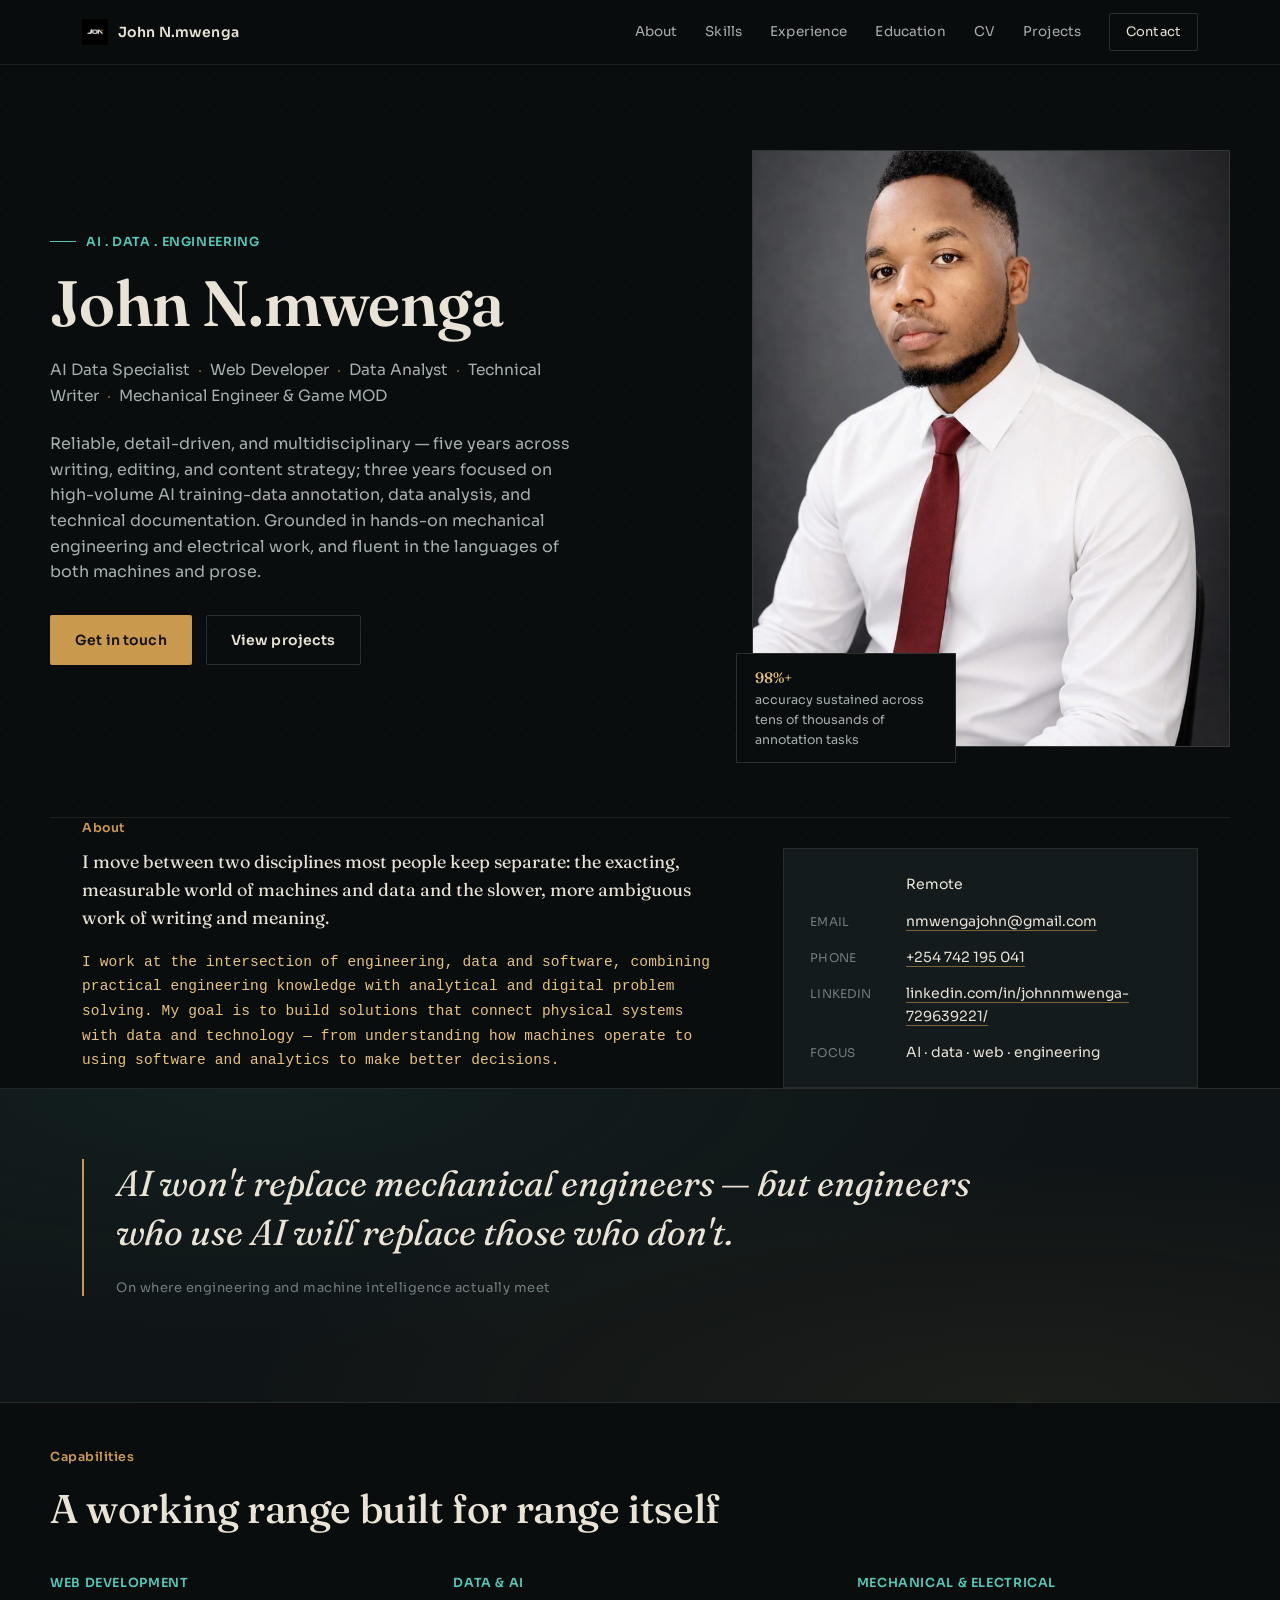
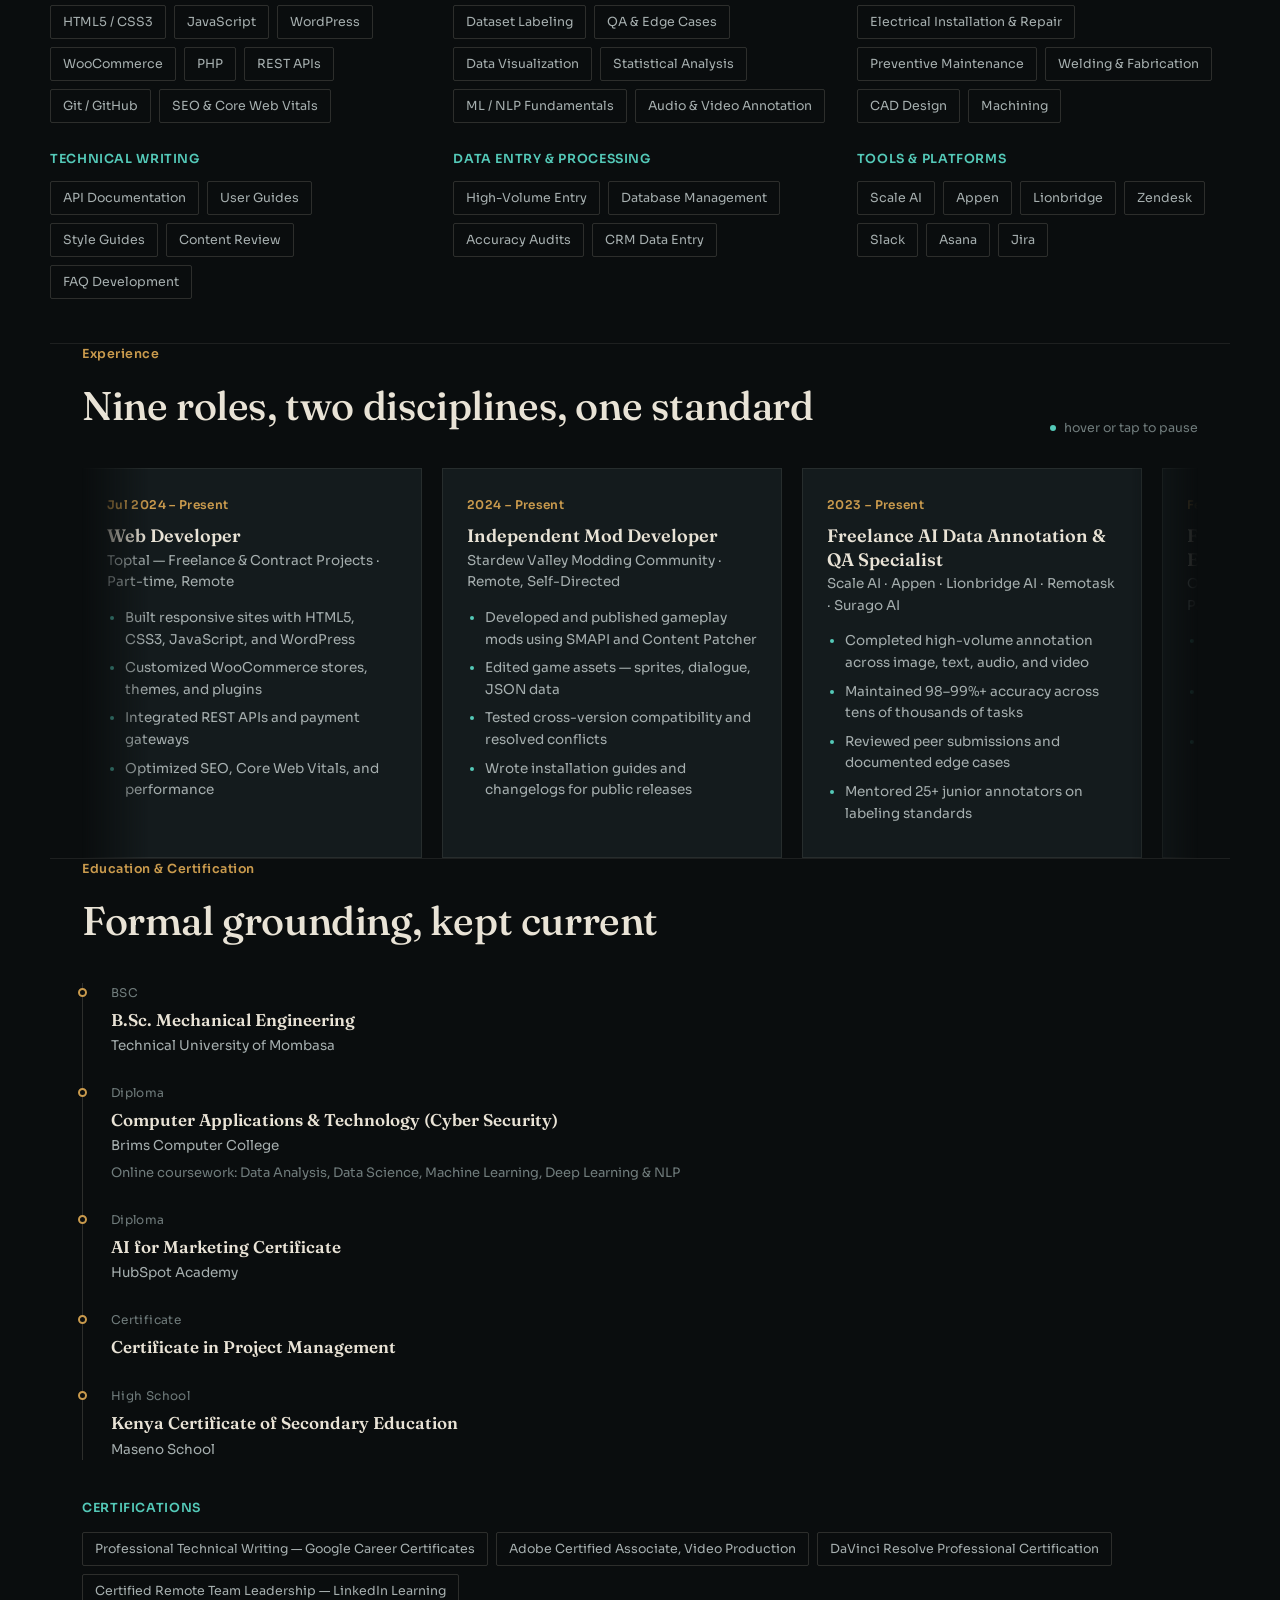
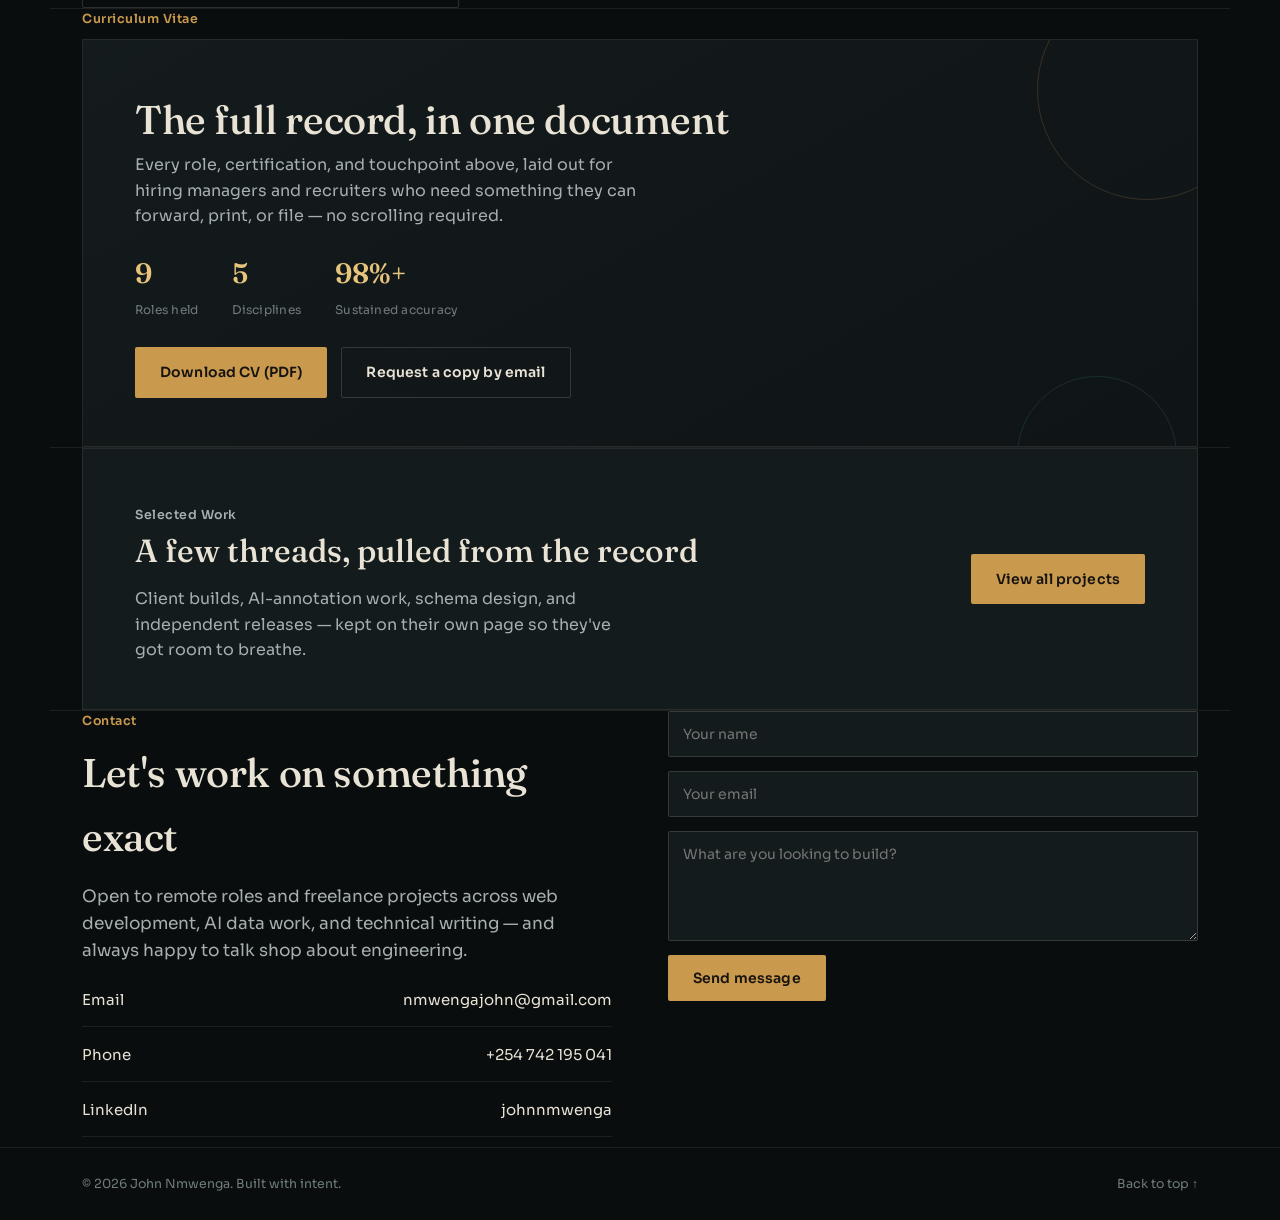
<file: index.html>
<!DOCTYPE html>
<html lang="en">
<head>
<meta charset="UTF-8">
<meta name="viewport" content="width=device-width, initial-scale=1.0">
<title>John N.mwenga — AI Data Specialist &amp; Engineer</title>
<meta name="description" content="John N.mwenga — Mechanical Engineer | Data Analyst | Web Developer | AI & Data Engineer | Python • SQL • AWS • FastAPI &amp; Electrician.">

<link rel="icon" type="image/x-icon" href="assets/favicon.ico">
<link rel="icon" type="image/png" sizes="32x32" href="assets/favicon-32.png">
<link rel="icon" type="image/png" sizes="16x16" href="assets/favicon-16.png">
<link rel="apple-touch-icon" sizes="180x180" href="assets/apple-touch-icon.png">
<link rel="icon" type="image/png" sizes="192x192" href="assets/favicon-192.png">

<meta property="og:type" content="website">
<meta property="og:title" content="John Nmwenga — AI Data Specialist &amp; Engineer">
<meta property="og:description" content="Mechanical Engineer | Data Analyst | Web Developer | AI & Data Engineer | Python • SQL • AWS • FastAPI &amp; Electrician.">
<meta property="og:image" content="assets/og-image.png">
<meta property="og:image:width" content="1200">
<meta property="og:image:height" content="630">
<meta name="twitter:card" content="summary_large_image">
<meta name="twitter:title" content="John Nmwenga — AI Data Specialist &amp; Engineer">
<meta name="twitter:description" content="Mechanical Engineer | Data Analyst | Web Developer | AI & Data Engineer | Python • SQL • AWS • FastAPI &amp; Electrician.">
<meta name="twitter:image" content="assets/og-image.png">

<link rel="preconnect" href="https://fonts.googleapis.com">
<link rel="preconnect" href="https://fonts.gstatic.com" crossorigin>
<link href="https://fonts.googleapis.com/css2?family=Fraunces:ital,opsz,wght@0,9..144,300;0,9..144,400;0,9..144,500;0,9..144,600;0,9..144,700;1,9..144,400;1,9..144,500&family=Sora:wght@300;400;500;600;700&display=swap" rel="stylesheet">
<link rel="stylesheet" href="style.css">
</head>
<body>

<div class="grain"></div>

<header class="nav">
  <div class="nav-inner">
    <a class="brand" href="#top">
      <img class="brand-mark" src="assets/logo.png" alt="JON logo" width="512" height="512">
      <span class="brand-name">John N.mwenga </span></span>
    </a>
    <button class="nav-toggle" id="navToggle" aria-label="Toggle navigation">&#9776;</button>
    <nav class="links" id="navLinks">
      <a href="#about">About</a>
      <a href="#skills">Skills</a>
      <a href="#experience">Experience</a>
      <a href="#education">Education</a>
      <a href="#cv">CV</a>
      <a href="projects.html">Projects</a>
      <a href="#contact" class="nav-cta">Contact</a>
    </nav>
  </div>
</header>

<main id="top">

  <!-- HERO -->
  <section class="hero wrap">
    <div class="hero-text">
      <p class="hero-kicker">AI . DATA . ENGINEERING </p>
      <h1>John N.mwenga</h1>
      <p class="hero-role">AI Data Specialist<span class="divider">·</span>Web Developer<span class="divider">·</span>Data Analyst<span class="divider">·</span>Technical Writer<span class="divider">·</span>Mechanical Engineer &amp; Game MOD</p>
      <p class="hero-summary">Reliable, detail-driven, and multidisciplinary — five years across writing, editing, and content strategy; three years focused on high-volume AI training-data annotation, data analysis, and technical documentation. Grounded in hands-on mechanical engineering and electrical work, and fluent in the languages of both machines and prose.</p>
      <div class="hero-actions">
        <a class="btn btn-primary" href="#contact">Get in touch</a>
        <a class="btn btn-ghost" href="projects.html">View projects</a>
      </div>
    </div>
    <div class="hero-photo">
      <div class="photo-frame">
        <img src="assets/profile.jpg" alt="Portrait of John Nmwenga" width="800" height="1136" onerror="this.onerror=null;this.parentElement.classList.add('is-placeholder')">
      </div>
      <div class="photo-tag"><strong>98%+</strong>accuracy sustained across tens of thousands of annotation tasks</div>
    </div>
  </section>

  <hr class="rule">

  <!-- ABOUT -->
  <section id="about" class="wrap">
    <p class="eyebrow">About</p>
    <div class="about-grid">
      <div class="about-body">
        <p>I move between two disciplines most people keep separate: the exacting, measurable world of machines and data  and the slower, more ambiguous work of writing and meaning.</p>
        <p class="about-emphasis">I work at the intersection of engineering, data and software, combining practical engineering knowledge with analytical and digital problem solving. My goal is to build solutions that connect physical systems with data and technology — from understanding how machines operate to using software and analytics to make better decisions.</p>
      </div>
      <aside class="facts">
        <dl>
          <div class="fact"><dt></dt><dd>Remote</dd></div>
          <div class="fact"><dt>Email</dt><dd><a href="mailto:nmwengajohn@gmail.com">nmwengajohn@gmail.com</a></dd></div>
          <div class="fact"><dt>Phone</dt><dd><a href="tel:+254742195041">+254 742 195 041</a></dd></div>
          <div class="fact"><dt>LinkedIn</dt><dd><a href="https://www.linkedin.com/in/john-n-mwenga-729639221/" target="_blank" rel="noopener">linkedin.com/in/johnnmwenga-729639221/</a></dd></div>
          <div class="fact"><dt>Focus</dt><dd> AI · data · web · engineering</dd></div>
        </dl>
      </aside>
    </div>
  </section>

  <!-- PHILOSOPHY / AI STANCE -->
  <section class="philosophy">
    <div class="wrap">
      <p class="quote">AI won't replace mechanical engineers — but engineers who use AI will replace those who don't.
        <cite>On where engineering and machine intelligence actually meet</cite>
      </p>
    </div>
  </section>

  <!-- SKILLS -->
  <section id="skills" class="wrap section-tight">
    <p class="eyebrow">Capabilities</p>
    <h2 class="section-title">A working range built for range itself</h2>
    <div class="skills-groups">
      <div class="skill-group">
        <h4>Web Development</h4>
        <div class="chip-row">
          <span class="chip">HTML5 / CSS3</span><span class="chip">JavaScript</span><span class="chip">WordPress</span>
          <span class="chip">WooCommerce</span><span class="chip">PHP</span><span class="chip">REST APIs</span>
          <span class="chip">Git / GitHub</span><span class="chip">SEO &amp; Core Web Vitals</span>
        </div>
      </div>
      <div class="skill-group">
        <h4>Data &amp; AI</h4>
        <div class="chip-row">
          <span class="chip">Dataset Labeling</span><span class="chip">QA &amp; Edge Cases</span><span class="chip">Data Visualization</span>
          <span class="chip">Statistical Analysis</span><span class="chip">ML / NLP Fundamentals</span><span class="chip">Audio &amp; Video Annotation</span>
        </div>
      </div>
      <div class="skill-group">
        <h4>Mechanical &amp; Electrical</h4>
        <div class="chip-row">
          <span class="chip">Electrical Installation &amp; Repair</span><span class="chip">Preventive Maintenance</span>
          <span class="chip">Welding &amp; Fabrication</span><span class="chip">CAD Design</span><span class="chip">Machining</span>
        </div>
      </div>
      <div class="skill-group">
        <h4>Technical Writing</h4>
        <div class="chip-row">
          <span class="chip">API Documentation</span><span class="chip">User Guides</span><span class="chip">Style Guides</span>
          <span class="chip">Content Review</span><span class="chip">FAQ Development</span>
        </div>
      </div>
      <div class="skill-group">
        <h4>Data Entry &amp; Processing</h4>
        <div class="chip-row">
          <span class="chip">High-Volume Entry</span><span class="chip">Database Management</span>
          <span class="chip">Accuracy Audits</span><span class="chip">CRM Data Entry</span>
        </div>
      </div>
      <div class="skill-group">
        <h4>Tools &amp; Platforms</h4>
        <div class="chip-row">
          <span class="chip">Scale AI</span><span class="chip">Appen</span><span class="chip">Lionbridge</span>
          <span class="chip">Zendesk</span><span class="chip">Slack</span><span class="chip">Asana</span><span class="chip">Jira</span>
        </div>
      </div>
    </div>
  </section>

  <hr class="rule">

  <!-- EXPERIENCE MARQUEE -->
  <section id="experience" class="wrap">
    <div class="exp-head">
      <div>
        <p class="eyebrow">Experience</p>
        <h2 class="section-title">Nine roles, two disciplines, one standard</h2>
      </div>
      <div class="exp-hint"><span class="dot"></span>hover or tap to pause</div>
    </div>

    <div class="marquee" id="expMarquee">
      <div class="marquee-track" id="expTrack">

        <article class="exp-card">
          <div class="exp-period">Jul 2024 – Present</div>
          <h3>Web Developer</h3>
          <div class="exp-org">Toptal — Freelance &amp; Contract Projects · Part-time, Remote</div>
          <ul>
            <li>Built responsive sites with HTML5, CSS3, JavaScript, and WordPress</li>
            <li>Customized WooCommerce stores, themes, and plugins</li>
            <li>Integrated REST APIs and payment gateways</li>
            <li>Optimized SEO, Core Web Vitals, and performance</li>
          </ul>
        </article>

        <article class="exp-card">
          <div class="exp-period">2024 – Present</div>
          <h3>Independent Mod Developer</h3>
          <div class="exp-org">Stardew Valley Modding Community · Remote, Self-Directed</div>
          <ul>
            <li>Developed and published gameplay mods using SMAPI and Content Patcher</li>
            <li>Edited game assets — sprites, dialogue, JSON data</li>
            <li>Tested cross-version compatibility and resolved conflicts</li>
            <li>Wrote installation guides and changelogs for public releases</li>
          </ul>
        </article>

        <article class="exp-card">
          <div class="exp-period">2023 – Present</div>
          <h3>Freelance AI Data Annotation &amp; QA Specialist</h3>
          <div class="exp-org">Scale AI · Appen · Lionbridge AI · Remotask · Surago AI</div>
          <ul>
            <li>Completed high-volume annotation across image, text, audio, and video</li>
            <li>Maintained 98–99%+ accuracy across tens of thousands of tasks</li>
            <li>Reviewed peer submissions and documented edge cases</li>
            <li>Mentored 25+ junior annotators on labeling standards</li>
          </ul>
        </article>

        <article class="exp-card">
          <div class="exp-period">Feb 2024 – Present</div>
          <h3>Freelance Technical Writer, Data Entry &amp; Content Reviewer</h3>
          <div class="exp-org">Official Stardew Valley Discord · Remote, Part-time</div>
          <ul>
            <li>Wrote patch notes, changelogs, and user-facing documentation</li>
            <li>Copyedited technical manuscripts ahead of publication</li>
            <li>Wrote FAQ docs and support scripts that reduced support queries</li>
          </ul>
        </article>

        <article class="exp-card">
          <div class="exp-period">Present</div>
          <h3>Senior Data Entry &amp; Content Specialist</h3>
          <div class="exp-org">HashiCorp · Remote, Part-time</div>
          <ul>
            <li>Maintained precision data entry for 50+ training video tutorials</li>
            <li>Achieved 98%+ accuracy across database records</li>
            <li>Labeled and organized video metadata for ML dataset prep</li>
          </ul>
        </article>

        <article class="exp-card">
          <div class="exp-period">Jul 2025 – Jan 2026</div>
          <h3>Overall Machine Engineer &amp; Electrician</h3>
          <div class="exp-org">Heritage Hotel — Voyager Beach Resort</div>
          <ul>
            <li>Installed, maintained, and repaired electrical systems and machinery</li>
            <li>Conducted preventive maintenance and fault diagnosis</li>
            <li>Responded to maintenance requests to minimize downtime</li>
          </ul>
        </article>

        <article class="exp-card">
          <div class="exp-period">Jul 2024 – Feb 2025</div>
          <h3>Overall Machine Engineer &amp; Forklift Mechanic</h3>
          <div class="exp-org">James Finlay</div>
          <ul>
            <li>Maintained and troubleshot blending equipment and forklifts</li>
            <li>Interpreted technical manuals and schematics for repairs</li>
            <li>Kept accurate maintenance and spare-parts records</li>
          </ul>
        </article>

        <article class="exp-card">
          <div class="exp-period">Jul 2023 – Mar 2024</div>
          <h3>Overall Machine Engineer &amp; Workshop Helper</h3>
          <div class="exp-org">Global Tea Gold Crown Foods (EPZ)</div>
          <ul>
            <li>Performed machine maintenance in tea packaging operations</li>
            <li>Carried out machining, welding, and fabrication work</li>
            <li>Supported prototyping and CAD design</li>
          </ul>
        </article>

        <article class="exp-card">
          <div class="exp-period">Apr 2022 – May 2023</div>
          <h3>Machine Engineer</h3>
          <div class="exp-org">Beta Metal</div>
          <ul>
            <li>Repaired and troubleshot machinery; assembly and disassembly</li>
            <li>Supported prototyping, CAD design, and fabrication</li>
          </ul>
        </article>

      </div>
    </div>
  </section>

  <hr class="rule">

  <!-- EDUCATION -->
  <section id="education" class="wrap">
    <p class="eyebrow">Education &amp; Certification</p>
    <h2 class="section-title">Formal grounding, kept current</h2>

    <div class="timeline">
      <div class="tl-item">
        <div class="tl-period">BSC</div>
        <h3>B.Sc. Mechanical Engineering</h3>
        <div class="tl-org">Technical University of Mombasa</div>
      </div>
      <div class="tl-item">
        <div class="tl-period">Diploma</div>
        <h3>Computer Applications &amp; Technology (Cyber Security)</h3>
        <div class="tl-org">Brims Computer College</div>
        <div class="tl-note">Online coursework: Data Analysis, Data Science, Machine Learning, Deep Learning &amp; NLP</div>
      </div>
      <div class="tl-item">
        <div class="tl-period">Diploma</div>
        <h3>AI for Marketing Certificate</h3>
        <div class="tl-org">HubSpot Academy</div>
      </div>
      <div class="tl-item">
        <div class="tl-period">Certificate</div>
        <h3>Certificate in Project Management</h3>
      </div>
      <div class="tl-item">
        <div class="tl-period">High School</div>
        <h3>Kenya Certificate of Secondary Education</h3>
        <div class="tl-org">Maseno School</div>
      </div>
    </div>

    <div class="certs">
      <h4>Certifications</h4>
      <div class="chip-row">
        <span class="chip">Professional Technical Writing — Google Career Certificates</span>
        <span class="chip">Adobe Certified Associate, Video Production</span>
        <span class="chip">DaVinci Resolve Professional Certification</span>
        <span class="chip">Certified Remote Team Leadership — LinkedIn Learning</span>
      </div>
    </div>
  </section>

  <hr class="rule">

  <!-- CV -->
  <section id="cv" class="wrap">
    <p class="eyebrow">Curriculum Vitae</p>
    <div class="cv-panel">
      <div class="cv-copy">
        <h2 class="section-title">The full record, in one document</h2>
        <p>Every role, certification, and touchpoint above, laid out for hiring managers and recruiters who need something they can forward, print, or file — no scrolling required.</p>
        <div class="cv-stats">
          <div class="cv-stat"><strong>9</strong><span>Roles held</span></div>
          <div class="cv-stat"><strong>5</strong><span>Disciplines</span></div>
          <div class="cv-stat"><strong>98%+</strong><span>Sustained accuracy</span></div>
        </div>
        <div class="cv-actions">
          <a class="btn btn-primary" href="assets/John-Nmwenga-CV.pdf" download>Download CV (PDF)</a>
          <a class="btn btn-ghost" href="mailto:nmwengajohn@gmail.com">Request a copy by email</a>
        </div>
      </div>
    </div>
  </section>

  <hr class="rule">

  <!-- PROJECTS TEASER -->
  <section class="wrap">
    <div class="projects-teaser">
      <div>
        <p class="eyebrow">Selected Work</p>
        <h2>A few threads, pulled from the record</h2>
        <p>Client builds, AI-annotation work, schema design, and independent releases — kept on their own page so they've got room to breathe.</p>
      </div>
      <a class="btn btn-primary" href="projects.html">View all projects</a>
    </div>
  </section>

  <hr class="rule">

  <!-- CONTACT -->
  <section id="contact" class="wrap">
    <div class="contact-grid">
      <div>
        <p class="eyebrow">Contact</p>
        <h2 class="section-title">Let's work on something exact</h2>
        <p class="lede" style="margin-top:14px;">Open to remote roles and freelance projects across web development, AI data work, and technical writing — and always happy to talk shop about engineering.</p>
        <div class="contact-list">
          <a href="mailto:nmwengajohn@gmail.com"><span>Email</span><span>nmwengajohn@gmail.com</span></a>
          <a href="tel:+254742195041"><span>Phone</span><span>+254 742 195 041</span></a>
          <a href="https://linkedin.com/in/johnnmwenga-729639221/" target="_blank" rel="noopener"><span>LinkedIn</span><span>johnnmwenga</span></a>
        </div>
      </div>
      <form class="contact-form" id="contactForm" action="https://api.web3forms.com/submit" method="POST">
        <input type="hidden" name="access_key" value="YOUR_WEB3FORMS_ACCESS_KEY">
        <input type="hidden" name="subject" value="New message from johnnmwenga.com">
        <input type="checkbox" name="botcheck" class="hp-field" tabindex="-1" autocomplete="off">
        <input type="text" name="name" placeholder="Your name" required>
        <input type="email" name="email" placeholder="Your email" required>
        <textarea name="message" placeholder="What are you looking to build?" required></textarea>
        <button class="btn btn-primary" type="submit" style="justify-self:start;">Send message</button>
        <p class="form-status" id="formStatus" role="status"></p>
      </form>
    </div>
  </section>

</main>

<footer>
  <div class="wrap footer-inner">
    <span>&copy; <span id="year"></span> John Nmwenga. Built with intent.</span>
    <a href="#top">Back to top ↑</a>
  </div>
</footer>

<script src="script.js"></script>
</body>
</html>
</file>
<file: style.css>
:root{
  --bg:#0a0d0e;
  --bg-1:#0f1416;
  --surface:#141b1d;
  --surface-2:#1a2225;
  --line:rgba(230,222,205,.09);
  --line-strong:rgba(230,222,205,.16);
  --text:#e9e3d6;
  --text-dim:#a6afaf;
  --text-faint:#707c7c;
  --brass:#c99a4d;
  --brass-light:#e7c47c;
  --brass-dim:#7d6338;
  --teal:#54c9b8;
  --teal-dim:#2e6b62;
  --serif:'Fraunces', Georgia, serif;
  --sans:'Sora', -apple-system, BlinkMacSystemFont, sans-serif;
  --maxw:1180px;
}

*,*::before,*::after{box-sizing:border-box;}
html{scroll-behavior:smooth;}
body{
  margin:0;
  background:var(--bg);
  color:var(--text);
  font-family:var(--sans);
  font-size:16px;
  line-height:1.6;
  -webkit-font-smoothing:antialiased;
}
@media (prefers-reduced-motion:reduce){
  html{scroll-behavior:auto;}
  *{animation-duration:.001ms !important; animation-iteration-count:1 !important; transition-duration:.001ms !important;}
}

::selection{background:var(--brass); color:#151515;}

img{max-width:100%; display:block;}
a{color:inherit;}

.wrap{max-width:var(--maxw); margin:0 auto; padding:0 32px;}
@media (max-width:640px){ .wrap{padding:0 20px;} }

section{position:relative; padding:64px 0;}
.section-tight{padding:44px 0;}
hr.rule{
  border:none; height:1px; background:var(--line);
  max-width:var(--maxw); margin:0 auto;
}

.eyebrow{
  font-family:var(--sans); font-size:12.5px; font-weight:600;
  letter-spacing:.04em; color:var(--brass); margin:0 0 10px;
}
h1,h2,h3,h4{font-family:var(--serif); font-weight:600; margin:0; color:var(--text);}
h2.section-title{font-size:clamp(28px,3.6vw,40px); font-weight:500; letter-spacing:-.01em;}
p{margin:0 0 1em;}
.lede{color:var(--text-dim); max-width:620px; font-size:17px;}

/* ---------- background texture ---------- */
.grain{
  position:fixed; inset:0; pointer-events:none; z-index:0; opacity:.35;
  background-image:
    radial-gradient(circle at 1px 1px, rgba(233,227,214,.06) 1px, transparent 0);
  background-size:26px 26px;
}

/* ---------- nav ---------- */
header.nav{
  position:fixed; top:0; left:0; right:0; z-index:50;
  background:rgba(10,13,14,.72);
  backdrop-filter:blur(10px);
  border-bottom:1px solid var(--line);
}
.nav-inner{
  max-width:var(--maxw); margin:0 auto; padding:0 32px;
  display:flex; align-items:center; justify-content:space-between;
  height:64px;
}
.brand{display:flex; align-items:center; gap:10px; text-decoration:none;}
.brand-mark{
  height:26px; width:auto; flex:none; display:block;
}
.brand-name{
  font-family:var(--sans); font-weight:600; font-size:14px;
  letter-spacing:.01em; color:var(--text); white-space:nowrap;
}
.brand-name span{color:var(--text-faint); font-weight:400;}
nav.links{display:flex; align-items:center; gap:28px;}
nav.links a{
  font-size:13.5px; color:var(--text-dim); text-decoration:none;
  letter-spacing:.01em; transition:color .2s;
}
nav.links a:hover, nav.links a.is-active{color:var(--brass-light);}
.nav-cta{
  border:1px solid var(--line-strong); padding:8px 16px; border-radius:2px;
  font-size:13px !important; color:var(--text) !important;
}
.nav-cta:hover{border-color:var(--brass); color:var(--brass-light) !important;}
.nav-toggle{display:none; background:none; border:none; color:var(--text); font-size:22px; cursor:pointer;}
@media (max-width:860px){
  nav.links{
    position:fixed; top:64px; left:0; right:0; background:var(--bg-1);
    border-bottom:1px solid var(--line); flex-direction:column; align-items:flex-start;
    padding:18px 24px 24px; gap:16px; transform:translateY(-8px); opacity:0;
    pointer-events:none; transition:opacity .2s ease, transform .2s ease;
  }
  nav.links.open{opacity:1; transform:translateY(0); pointer-events:auto;}
  .nav-toggle{display:block;}
}

/* ---------- hero ---------- */
.hero{
  padding:150px 0 70px;
  display:grid; grid-template-columns:1.15fr .85fr; gap:56px; align-items:center;
}
@media (max-width:860px){ .hero{grid-template-columns:1fr; padding-top:120px;} }

.hero-kicker{
  font-size:12.5px; letter-spacing:.05em; color:var(--teal); font-weight:600; margin-bottom:18px;
  display:flex; align-items:center; gap:10px;
}
.hero-kicker::before{content:''; width:26px; height:1px; background:var(--teal);}

.hero h1{
  font-size:clamp(38px,5.6vw,64px); line-height:1.04; font-weight:600;
  letter-spacing:-.01em; margin-bottom:20px;
}
.hero h1 em{font-style:italic; color:var(--brass-light); font-weight:500;}

.hero-role{
  font-family:var(--sans); font-size:15.5px; color:var(--text-dim);
  line-height:1.7; margin-bottom:8px;
}
.hero-role .divider{color:var(--brass-dim); margin:0 8px;}

.hero-summary{color:var(--text-dim); max-width:540px; font-size:16px; margin:22px 0 30px;}

.hero-actions{display:flex; gap:14px; flex-wrap:wrap;}
.btn{
  font-family:var(--sans); font-size:14px; font-weight:600; letter-spacing:.01em;
  padding:13px 24px; border-radius:2px; text-decoration:none; display:inline-flex;
  align-items:center; gap:8px; transition:all .2s ease; cursor:pointer; border:1px solid transparent;
}
.btn-primary{background:var(--brass); color:#171310;}
.btn-primary:hover{background:var(--brass-light); transform:translateY(-1px);}
.btn-ghost{border-color:var(--line-strong); color:var(--text);}
.btn-ghost:hover{border-color:var(--teal); color:var(--teal);}

.hero-photo{position:relative;}
.photo-frame{
  position:relative; aspect-ratio:4/5; border:1px solid var(--line-strong);
  background:linear-gradient(160deg,var(--surface),var(--bg-1));
  overflow:hidden;
}
.photo-frame img{width:100%; height:100%; object-fit:cover; position:relative; z-index:1;}
.photo-frame.is-placeholder img{display:none;}
.photo-frame.is-placeholder::after{
  content:'PROFILE PHOTO\A replace src at\A assets/profile.jpg';
  white-space:pre; position:absolute; inset:0; z-index:1; display:flex;
  align-items:center; justify-content:center; text-align:center;
  font-size:11.5px; letter-spacing:.06em; color:var(--text-faint);
  background:repeating-linear-gradient(135deg,rgba(255,255,255,.02) 0 2px,transparent 2px 14px);
}
.photo-tag{
  position:absolute; bottom:-16px; left:-16px; background:var(--bg);
  border:1px solid var(--line-strong); padding:12px 18px; font-size:12.5px;
  color:var(--text-dim); z-index:3; max-width:220px;
}
.photo-tag strong{display:block; color:var(--brass-light); font-family:var(--serif); font-size:15px; font-weight:500;}

/* ---------- page header (non-home pages) ---------- */
.page-header{padding:150px 0 20px;}
@media (max-width:860px){ .page-header{padding-top:120px;} }
.page-header h1{font-size:clamp(34px,4.6vw,52px); font-weight:600; letter-spacing:-.01em; margin-bottom:16px;}

/* ---------- about / quick facts ---------- */
.about-grid{display:grid; grid-template-columns:1.4fr .9fr; gap:56px;}
@media (max-width:860px){ .about-grid{grid-template-columns:1fr;} }
.about-body p{color:var(--text-dim); font-size:16px;}
.about-body p:first-of-type{color:var(--text); font-size:18px; font-family:var(--serif); line-height:1.55;}
.about-body p.about-emphasis{color:var(--brass-light); font-family:ui-monospace, 'SFMono-Regular', Menlo, Consolas, monospace; font-size:14.5px; line-height:1.7; letter-spacing:.01em;}

.facts{border:1px solid var(--line); background:var(--surface); padding:24px 26px;}
.facts dl{margin:0; display:grid; row-gap:14px;}
.facts .fact{display:grid; grid-template-columns:86px 1fr; gap:10px; font-size:14px;}
.facts dt{color:var(--text-faint); letter-spacing:.02em; font-size:12px; text-transform:uppercase; padding-top:2px;}
.facts dd{margin:0; color:var(--text);}
.facts a{text-decoration:none; border-bottom:1px solid var(--brass-dim); color:var(--text);}
.facts a:hover{color:var(--brass-light); border-color:var(--brass-light);}

/* ---------- pull quote / philosophy ---------- */
.philosophy{
  background:radial-gradient(ellipse at 20% 0%,rgba(84,201,184,.06),transparent 60%),
             radial-gradient(ellipse at 80% 100%,rgba(201,154,77,.07),transparent 55%),
             var(--bg-1);
  border-top:1px solid var(--line); border-bottom:1px solid var(--line);
  padding:70px 0;
}
.quote{
  font-family:var(--serif); font-weight:400; font-style:italic;
  font-size:clamp(24px,3.4vw,36px); line-height:1.35; max-width:900px;
  color:var(--text); position:relative; padding-left:32px;
  border-left:2px solid var(--brass);
}
.quote cite{
  display:block; margin-top:22px; font-family:var(--sans); font-style:normal;
  font-size:13px; letter-spacing:.04em; color:var(--text-faint);
}

/* ---------- skills ---------- */
.skills-groups{display:grid; grid-template-columns:repeat(3,1fr); gap:26px 30px; margin-top:32px;}
@media (max-width:860px){ .skills-groups{grid-template-columns:repeat(2,1fr);} }
@media (max-width:560px){ .skills-groups{grid-template-columns:1fr;} }
.skill-group h4{
  font-family:var(--sans); font-size:12.5px; letter-spacing:.05em; text-transform:uppercase;
  color:var(--teal); font-weight:600; margin-bottom:12px;
}
.chip-row{display:flex; flex-wrap:wrap; gap:8px;}
.chip{
  font-size:12.5px; padding:6px 12px; border:1px solid var(--line-strong);
  border-radius:2px; color:var(--text-dim); white-space:nowrap;
}

/* ---------- experience marquee ---------- */
.exp-head{display:flex; align-items:flex-end; justify-content:space-between; gap:20px; flex-wrap:wrap;}
.exp-hint{font-size:12.5px; color:var(--text-faint); display:flex; align-items:center; gap:8px;}
.exp-hint .dot{width:6px; height:6px; border-radius:50%; background:var(--teal); display:inline-block; animation:pulse 2.4s ease-in-out infinite;}
@keyframes pulse{0%,100%{opacity:.4;} 50%{opacity:1;}}

.marquee{
  position:relative; margin-top:30px; overflow:hidden;
  -webkit-mask-image:linear-gradient(90deg,transparent,#000 6%,#000 94%,transparent);
  mask-image:linear-gradient(90deg,transparent,#000 6%,#000 94%,transparent);
}
.marquee-track{
  display:flex; gap:20px; width:max-content;
  animation:marquee-scroll 52s linear infinite;
}
.marquee:hover .marquee-track, .marquee.is-paused .marquee-track{animation-play-state:paused;}
@keyframes marquee-scroll{
  from{transform:translateX(0);}
  to{transform:translateX(-50%);}
}
@media (prefers-reduced-motion:reduce){
  .marquee-track{animation:none;}
  .marquee{overflow-x:auto;}
}

.exp-card{
  flex:0 0 auto; width:340px; border:1px solid var(--line);
  background:var(--surface); padding:26px 24px; display:flex; flex-direction:column;
}
@media (max-width:520px){ .exp-card{width:82vw;} }
.exp-card .exp-period{font-size:12px; letter-spacing:.03em; color:var(--brass); font-weight:600; margin-bottom:10px;}
.exp-card h3{font-size:18px; font-weight:600; line-height:1.3; margin-bottom:2px;}
.exp-card .exp-org{font-size:13.5px; color:var(--text-dim); margin-bottom:14px;}
.exp-card ul{margin:0; padding-left:18px; color:var(--text-dim); font-size:13.5px; line-height:1.6; flex:1;}
.exp-card li{margin-bottom:7px;}
.exp-card li::marker{color:var(--teal);}

/* ---------- education / timeline ---------- */
.timeline{margin-top:30px; border-left:1px solid var(--line-strong); padding-left:28px; display:grid; gap:26px;}
.tl-item{position:relative;}
.tl-item::before{
  content:''; position:absolute; left:-33px; top:5px; width:9px; height:9px;
  border-radius:50%; background:var(--bg); border:2px solid var(--brass);
}
.tl-period{font-size:12px; color:var(--text-faint); letter-spacing:.03em; margin-bottom:4px;}
.tl-item h3{font-size:17px; font-weight:600;}
.tl-item .tl-org{font-size:13.5px; color:var(--text-dim); margin-top:2px;}
.tl-item .tl-note{font-size:13px; color:var(--text-faint); margin-top:6px;}

.certs{margin-top:38px;}
.certs h4{
  font-family:var(--sans); font-size:12.5px; letter-spacing:.05em; text-transform:uppercase;
  color:var(--teal); font-weight:600; margin-bottom:14px;
}

/* ---------- CV spotlight ---------- */
.cv-panel{
  display:grid; grid-template-columns:1fr auto; gap:40px; align-items:center;
  background:linear-gradient(150deg,var(--surface),var(--bg-1));
  border:1px solid var(--line); padding:48px 52px;
  position:relative; overflow:hidden;
}
.cv-panel::before{
  content:''; position:absolute; right:-60px; top:-60px; width:220px; height:220px;
  border:1px solid var(--brass-dim); border-radius:50%; opacity:.35;
}
.cv-panel::after{
  content:''; position:absolute; right:20px; bottom:-90px; width:160px; height:160px;
  border:1px solid var(--teal-dim); border-radius:50%; opacity:.3;
}
@media (max-width:760px){ .cv-panel{grid-template-columns:1fr; padding:34px 26px; text-align:left;} }
.cv-copy p{color:var(--text-dim); max-width:520px;}
.cv-stats{display:flex; gap:34px; margin:22px 0 26px; flex-wrap:wrap;}
.cv-stat strong{display:block; font-family:var(--serif); font-size:28px; color:var(--brass-light); font-weight:600;}
.cv-stat span{font-size:12px; color:var(--text-faint); letter-spacing:.02em;}
.cv-actions{display:flex; gap:14px; flex-wrap:wrap; position:relative; z-index:1;}

/* ---------- projects teaser (home) ---------- */
.projects-teaser{
  border:1px solid var(--line); background:var(--surface);
  padding:46px 52px; display:flex; align-items:center; justify-content:space-between;
  gap:30px; flex-wrap:wrap;
}
.projects-teaser h2{font-size:clamp(24px,3vw,32px); font-weight:500;}
.projects-teaser p{color:var(--text-dim); max-width:480px; margin:10px 0 0;}

/* ---------- work / project grid ---------- */
.work-grid{display:grid; grid-template-columns:repeat(3,1fr); gap:20px; margin-top:32px;}
@media (max-width:980px){ .work-grid{grid-template-columns:1fr 1fr;} }
@media (max-width:640px){ .work-grid{grid-template-columns:1fr;} }

.work-card{
  border:1px solid var(--line); background:var(--surface); border-radius:10px;
  padding:22px 22px 20px; display:flex; flex-direction:column;
  transition:border-color .25s ease, transform .25s ease, background .25s ease;
}
.work-card:hover{border-color:var(--line-strong); background:var(--surface-2); transform:translateY(-3px);}

/* icon badge + title row */
.work-head{display:flex; align-items:center; gap:14px; margin-bottom:14px;}
.proj-icon{
  width:52px; height:52px; flex:none; border-radius:12px; overflow:hidden;
  display:flex; align-items:center; justify-content:center;
  background:linear-gradient(145deg,var(--surface-2),var(--bg-1));
  border:1px solid var(--line-strong); position:relative;
}
.proj-icon img{width:100%; height:100%; object-fit:cover;}
.proj-icon.is-mono img{display:none;}
.proj-icon.is-mono{background:linear-gradient(145deg,var(--brass-dim),#3b2f1c); border-color:var(--brass-dim);}
.proj-icon.is-mono::after{
  content:attr(data-letter); font-family:var(--serif); font-size:22px; font-weight:600;
  color:var(--brass-light); line-height:1;
}
.proj-icon.tone-teal.is-mono{background:linear-gradient(145deg,var(--teal-dim),#17322f); border-color:var(--teal-dim);}
.proj-icon.tone-teal.is-mono::after{color:var(--teal);}
.proj-icon.tone-slate.is-mono{background:linear-gradient(145deg,#2a3336,#151b1d); border-color:var(--line-strong);}
.proj-icon.tone-slate.is-mono::after{color:var(--text-dim);}
.proj-icon.is-contain img{object-fit:contain; padding:8px; background:#fff;}
.work-head h3{font-size:17px; font-weight:600; line-height:1.25; margin:0;}

/* achievement pill */
.work-pill{
  display:inline-flex; align-items:center; gap:7px; align-self:flex-start;
  font-size:11.5px; font-weight:500; letter-spacing:.01em;
  color:var(--teal); border:1px solid var(--teal-dim); background:rgba(84,201,184,.07);
  border-radius:999px; padding:5px 12px; margin-bottom:12px;
}
.work-pill::before{content:'\1F3C6'; font-size:12px;}

.work-card p{font-size:13.5px; color:var(--text-dim); line-height:1.65; flex:1; margin:0 0 16px;}

/* tag chips with +N overflow */
.work-tags{display:flex; flex-wrap:wrap; gap:7px; margin-top:auto;}
.work-tags span, .work-tags button{
  font-family:var(--sans); font-size:11.5px; color:var(--text-dim);
  border:1px solid var(--line-strong); background:transparent;
  padding:4px 11px; border-radius:999px; white-space:nowrap; line-height:1.4;
}
.work-tags button{cursor:pointer; color:var(--brass); transition:all .2s;}
.work-tags button:hover{border-color:var(--brass); color:var(--brass-light);}
.work-tags span.is-hidden{display:none;}
.work-card:hover .work-tags span{border-color:var(--line-strong);}

/* legacy thumbnail support (kept for any card that uses an image header) */
.work-thumb{
  aspect-ratio:16/10; margin:-22px -22px 18px; border-bottom:1px solid var(--line);
  background:linear-gradient(135deg,var(--surface-2),var(--bg-1)); position:relative;
  border-radius:10px 10px 0 0; overflow:hidden;
}
.work-thumb.is-placeholder::after{
  content:attr(data-label); position:absolute; inset:0; display:flex; align-items:center;
  justify-content:center; text-align:center; font-size:10.5px; letter-spacing:.05em;
  color:var(--text-faint); padding:0 16px; white-space:pre-line;
}
.work-thumb img{width:100%; height:100%; object-fit:cover;}
.work-thumb.is-placeholder img{display:none;}
.work-thumb.is-diagram img{object-fit:contain; background:#fff;}

/* filter bar */
.proj-filters{display:flex; flex-wrap:wrap; gap:8px; margin-top:26px;}
.proj-filters button{
  font-family:var(--sans); font-size:12.5px; color:var(--text-dim);
  background:transparent; border:1px solid var(--line-strong); border-radius:999px;
  padding:7px 16px; cursor:pointer; transition:all .2s;
}
.proj-filters button:hover{border-color:var(--brass); color:var(--brass-light);}
.proj-filters button.is-active{background:var(--brass); border-color:var(--brass); color:#171310; font-weight:600;}

.projects-note{
  margin-top:34px; border:1px dashed var(--line-strong); border-radius:8px;
  padding:18px 22px; font-size:13px; color:var(--text-faint);
}

/* ---------- contact ---------- */
.contact-grid{display:grid; grid-template-columns:1fr 1fr; gap:56px; align-items:start;}
@media (max-width:860px){ .contact-grid{grid-template-columns:1fr;} }
.contact-list{display:grid; gap:16px; margin-top:24px;}
.contact-list a{
  display:flex; justify-content:space-between; align-items:center; text-decoration:none;
  border-bottom:1px solid var(--line); padding-bottom:14px; color:var(--text); font-size:15px;
}
.contact-list a span.k{color:var(--text-faint); font-size:12px; letter-spacing:.03em;}
.contact-list a:hover{color:var(--brass-light);}

form.contact-form{display:grid; gap:14px;}
form.contact-form input, form.contact-form textarea{
  background:var(--surface); border:1px solid var(--line-strong); color:var(--text);
  font-family:var(--sans); font-size:14px; padding:13px 14px; border-radius:2px; width:100%;
}
form.contact-form input:focus, form.contact-form textarea:focus{outline:none; border-color:var(--brass);}
form.contact-form textarea{resize:vertical; min-height:110px;}
.hp-field{position:absolute; left:-9999px; width:1px; height:1px; opacity:0;}
.form-status{font-size:14px; color:var(--text-dim); min-height:1.2em; margin:0;}
.form-status.is-success{color:var(--teal);}
.form-status.is-error{color:#e07a5f;}

footer{border-top:1px solid var(--line); padding:26px 0; margin-top:10px;}
.footer-inner{display:flex; justify-content:space-between; align-items:center; flex-wrap:wrap; gap:10px;
  font-size:12.5px; color:var(--text-faint);}
.footer-inner a{color:var(--text-faint); text-decoration:none;}
.footer-inner a:hover{color:var(--brass-light);}
</file>
